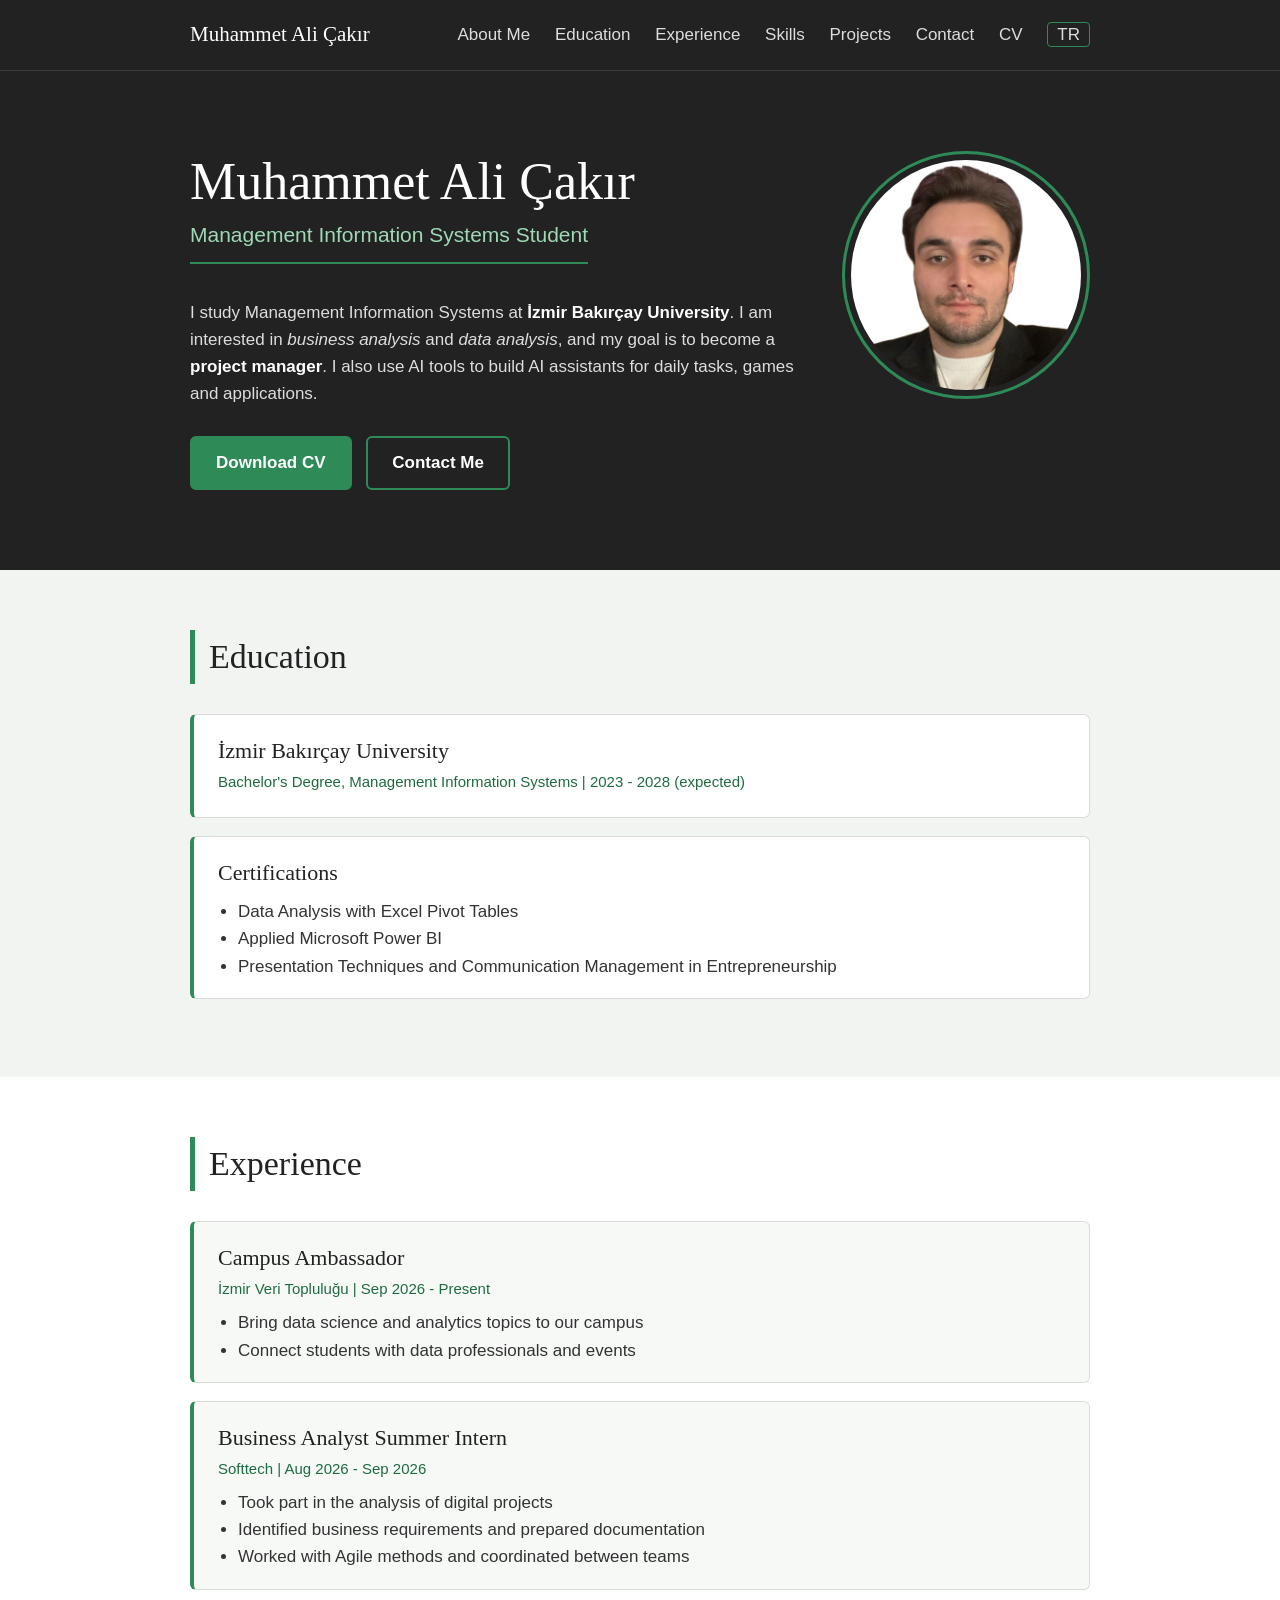
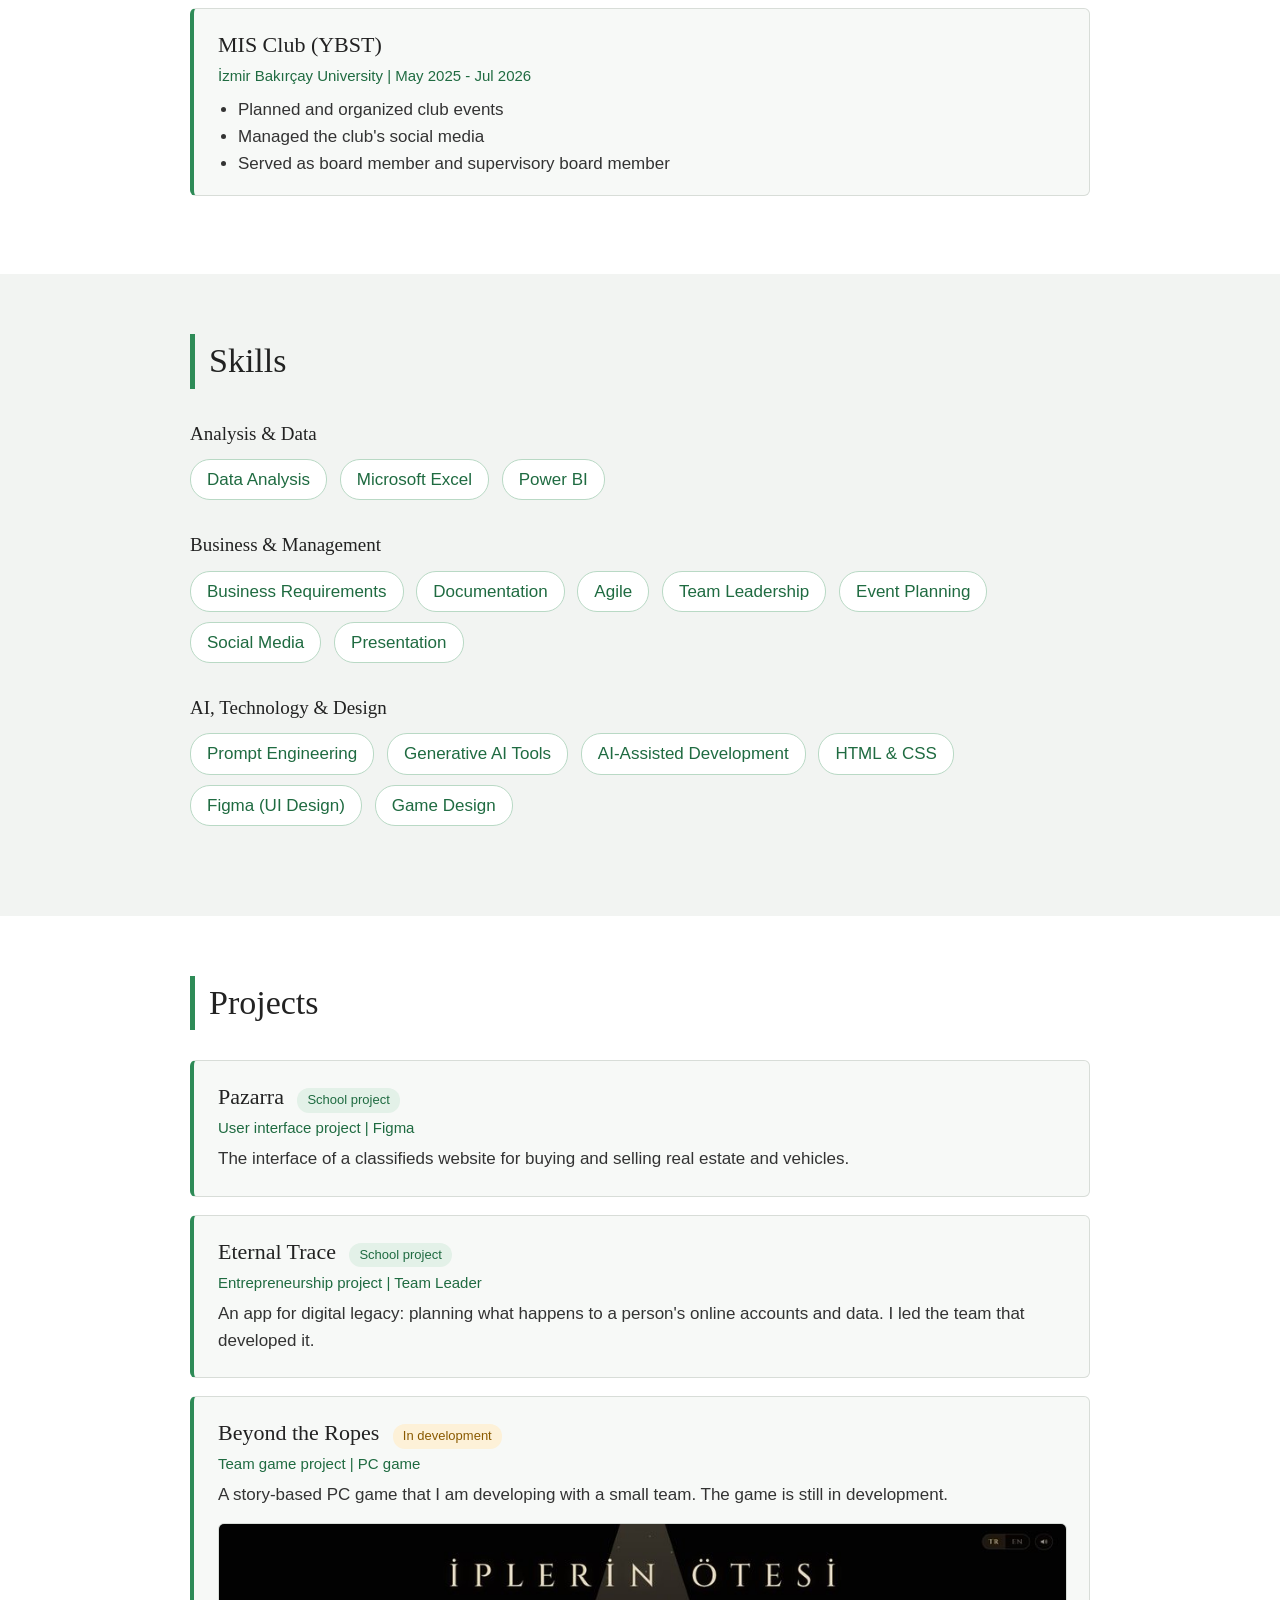
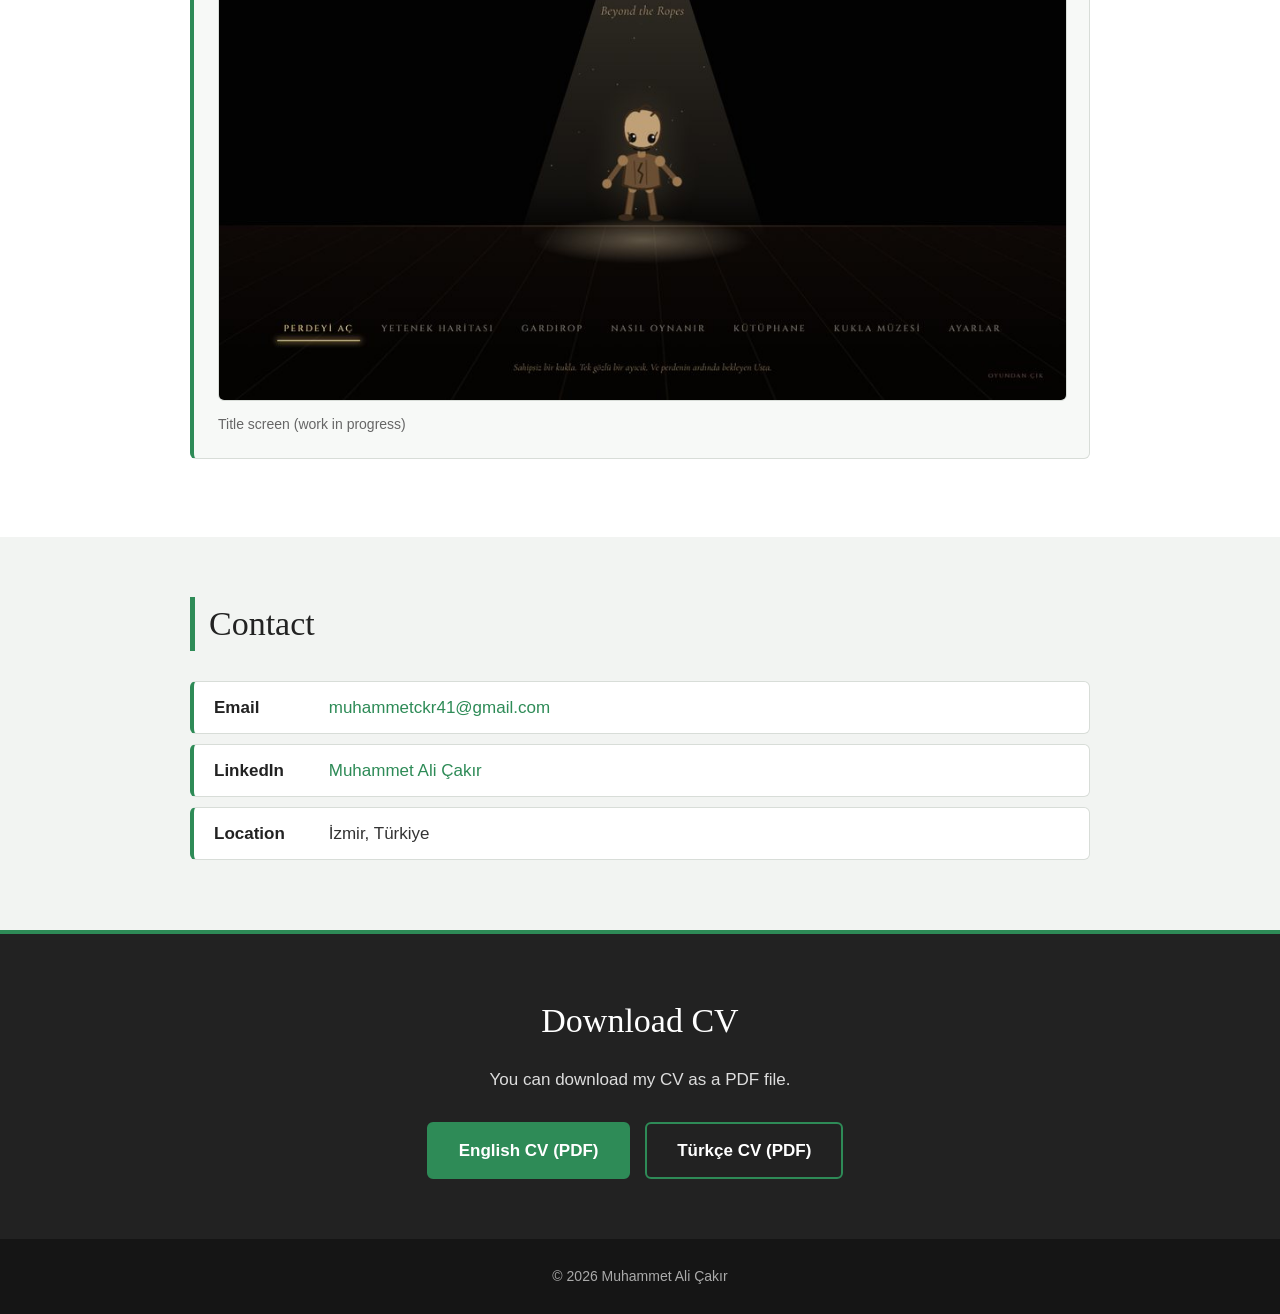
<file: index.html>
<!DOCTYPE html>
<html lang="en">
<head>
  <meta charset="UTF-8">
  <meta name="viewport" content="width=device-width, initial-scale=1.0">
  <title>Muhammet Ali Çakır | Personal Website</title>

  <!-- Link to the external CSS file -->
  <link rel="stylesheet" href="styles.css">
</head>
<body>

  <!-- ===== HEADER: name and menu ===== -->
  <header>
    <div class="container">
      <p class="logo">Muhammet Ali Çakır</p>

      <nav>
        <a href="#about">About Me</a>
        <a href="#education">Education</a>
        <a href="#experience">Experience</a>
        <a href="#skills">Skills</a>
        <a href="#projects">Projects</a>
        <a href="#contact">Contact</a>
        <a href="#cv">CV</a>
        <!-- Link to the Turkish version of this page -->
        <a href="tr.html" class="lang">TR</a>
      </nav>

      <div class="clear"></div>
    </div>
  </header>


  <!-- ===== ABOUT ME ===== -->
  <section id="about">
    <div class="container">
      <img src="images/profile.jpg" alt="Photo of Muhammet Ali Çakır" class="photo">

      <h1>Muhammet Ali Çakır</h1>
      <p class="role">Management Information Systems Student</p>
      <p>I study Management Information Systems at <strong>İzmir Bakırçay University</strong>.
        I am interested in <em>business analysis</em> and <em>data analysis</em>,
        and my goal is to become a <strong>project manager</strong>.
        I also use AI tools to build AI assistants for daily tasks, games and applications.</p>

      <a href="#cv" class="button">Download CV</a>
      <a href="#contact" class="button button-outline">Contact Me</a>

      <div class="clear"></div>
    </div>
  </section>


  <!-- ===== EDUCATION ===== -->
  <section id="education" class="light">
    <div class="container">
      <h2>Education</h2>

      <div class="item">
        <h3>İzmir Bakırçay University</h3>
        <p class="meta">Bachelor's Degree, Management Information Systems | 2023 - 2028 (expected)</p>
      </div>

      <div class="item">
        <h3>Certifications</h3>
        <ul>
          <li>Data Analysis with Excel Pivot Tables</li>
          <li>Applied Microsoft Power BI</li>
          <li>Presentation Techniques and Communication Management in Entrepreneurship</li>
        </ul>
      </div>
    </div>
  </section>


  <!-- ===== EXPERIENCE ===== -->
  <section id="experience">
    <div class="container">
      <h2>Experience</h2>

      <div class="item">
        <h3>Campus Ambassador</h3>
        <p class="meta">İzmir Veri Topluluğu | Sep 2026 - Present</p>
        <ul>
          <li>Bring data science and analytics topics to our campus</li>
          <li>Connect students with data professionals and events</li>
        </ul>
      </div>

      <div class="item">
        <h3>Business Analyst Summer Intern</h3>
        <p class="meta">Softtech | Aug 2026 - Sep 2026</p>
        <ul>
          <li>Took part in the analysis of digital projects</li>
          <li>Identified business requirements and prepared documentation</li>
          <li>Worked with Agile methods and coordinated between teams</li>
        </ul>
      </div>

      <div class="item">
        <h3>MIS Club (YBST)</h3>
        <p class="meta">İzmir Bakırçay University | May 2025 - Jul 2026</p>
        <ul>
          <li>Planned and organized club events</li>
          <li>Managed the club's social media</li>
          <li>Served as board member and supervisory board member</li>
        </ul>
      </div>
    </div>
  </section>


  <!-- ===== SKILLS ===== -->
  <section id="skills" class="light">
    <div class="container">
      <h2>Skills</h2>

      <div class="skill-group">
        <h3>Analysis &amp; Data</h3>
        <ul class="tags">
          <li>Data Analysis</li>
          <li>Microsoft Excel</li>
          <li>Power BI</li>
        </ul>
      </div>

      <div class="skill-group">
        <h3>Business &amp; Management</h3>
        <ul class="tags">
          <li>Business Requirements</li>
          <li>Documentation</li>
          <li>Agile</li>
          <li>Team Leadership</li>
          <li>Event Planning</li>
          <li>Social Media</li>
          <li>Presentation</li>
        </ul>
      </div>

      <div class="skill-group">
        <h3>AI, Technology &amp; Design</h3>
        <ul class="tags">
          <li>Prompt Engineering</li>
          <li>Generative AI Tools</li>
          <li>AI-Assisted Development</li>
          <li>HTML &amp; CSS</li>
          <li>Figma (UI Design)</li>
          <li>Game Design</li>
        </ul>
      </div>
    </div>
  </section>


  <!-- ===== PROJECTS ===== -->
  <section id="projects">
    <div class="container">
      <h2>Projects</h2>

      <div class="item">
        <h3>Pazarra <span class="badge">School project</span></h3>
        <p class="meta">User interface project | Figma</p>
        <p>The interface of a classifieds website for buying and selling real estate and vehicles.</p>
      </div>

      <div class="item">
        <h3>Eternal Trace <span class="badge">School project</span></h3>
        <p class="meta">Entrepreneurship project | Team Leader</p>
        <p>An app for digital legacy: planning what happens to a person's online accounts and data. I led the team that developed it.</p>
      </div>

      <div class="item">
        <h3>Beyond the Ropes <span class="badge badge-dev">In development</span></h3>
        <p class="meta">Team game project | PC game</p>
        <p>A story-based PC game that I am developing with a small team. The game is still in development.</p>

        <!-- Screenshot from the game -->
        <figure class="game-shot">
          <img src="images/beyond-the-ropes.jpg" alt="Title screen of the game Beyond the Ropes">
          <figcaption>Title screen (work in progress)</figcaption>
        </figure>
      </div>
    </div>
  </section>


  <!-- ===== CONTACT ===== -->
  <section id="contact" class="light">
    <div class="container">
      <h2>Contact</h2>

      <ul class="contact-list">
        <li><b>Email</b> <a href="mailto:muhammetckr41@gmail.com">muhammetckr41@gmail.com</a></li>
        <li><b>LinkedIn</b> <a href="https://www.linkedin.com/in/muhammet-ali-%C3%A7ak%C4%B1r-720489365" target="_blank">Muhammet Ali Çakır</a></li>
        <li><b>Location</b> İzmir, Türkiye</li>
      </ul>
    </div>
  </section>


  <!-- ===== DOWNLOAD CV ===== -->
  <section id="cv">
    <div class="container">
      <h2>Download CV</h2>
      <p>You can download my CV as a PDF file.</p>

      <!-- "download" makes the browser download the file -->
      <a href="muhammet-ali-cakir-cv-en.pdf" download class="button">English CV (PDF)</a>
      <a href="muhammet-ali-cakir-cv-tr.pdf" download class="button button-outline">Türkçe CV (PDF)</a>
    </div>
  </section>


  <!-- ===== FOOTER ===== -->
  <footer>
    <p>&copy; 2026 Muhammet Ali Çakır</p>
  </footer>

</body>
</html>
</file>
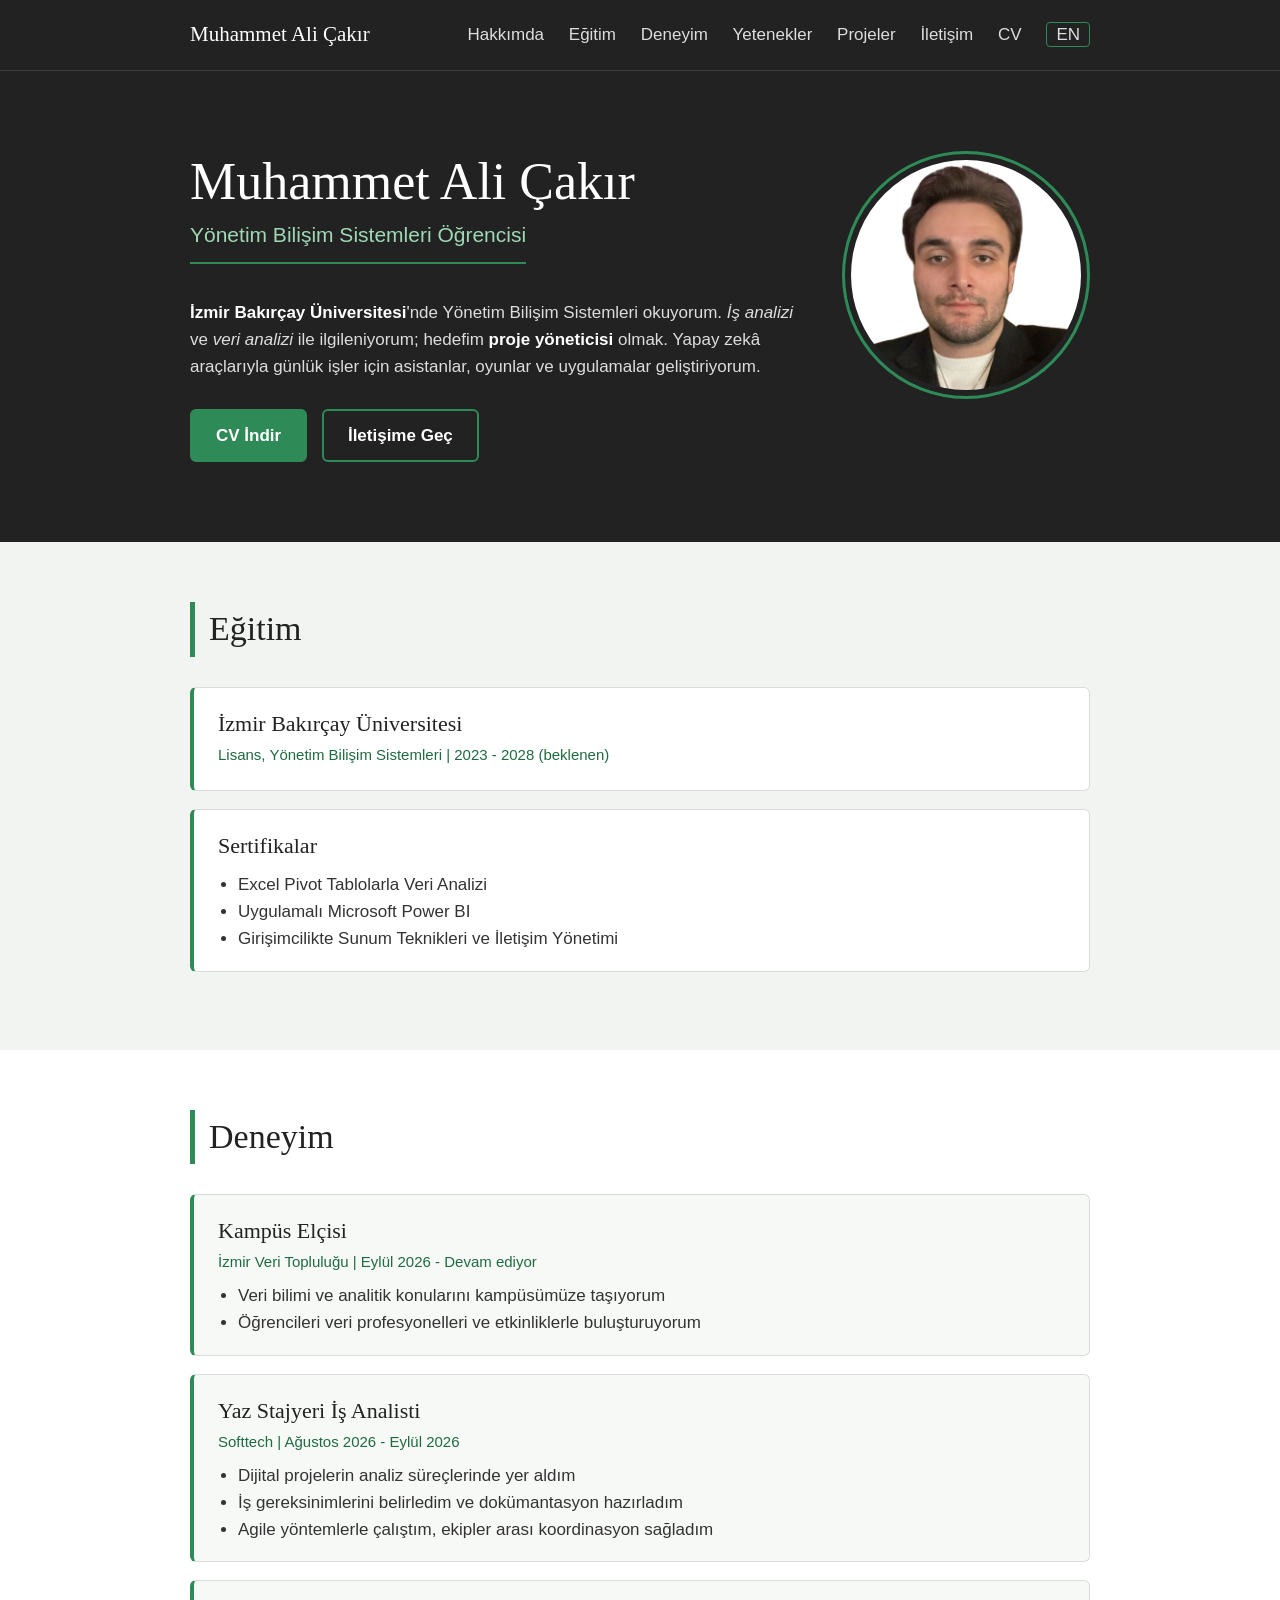
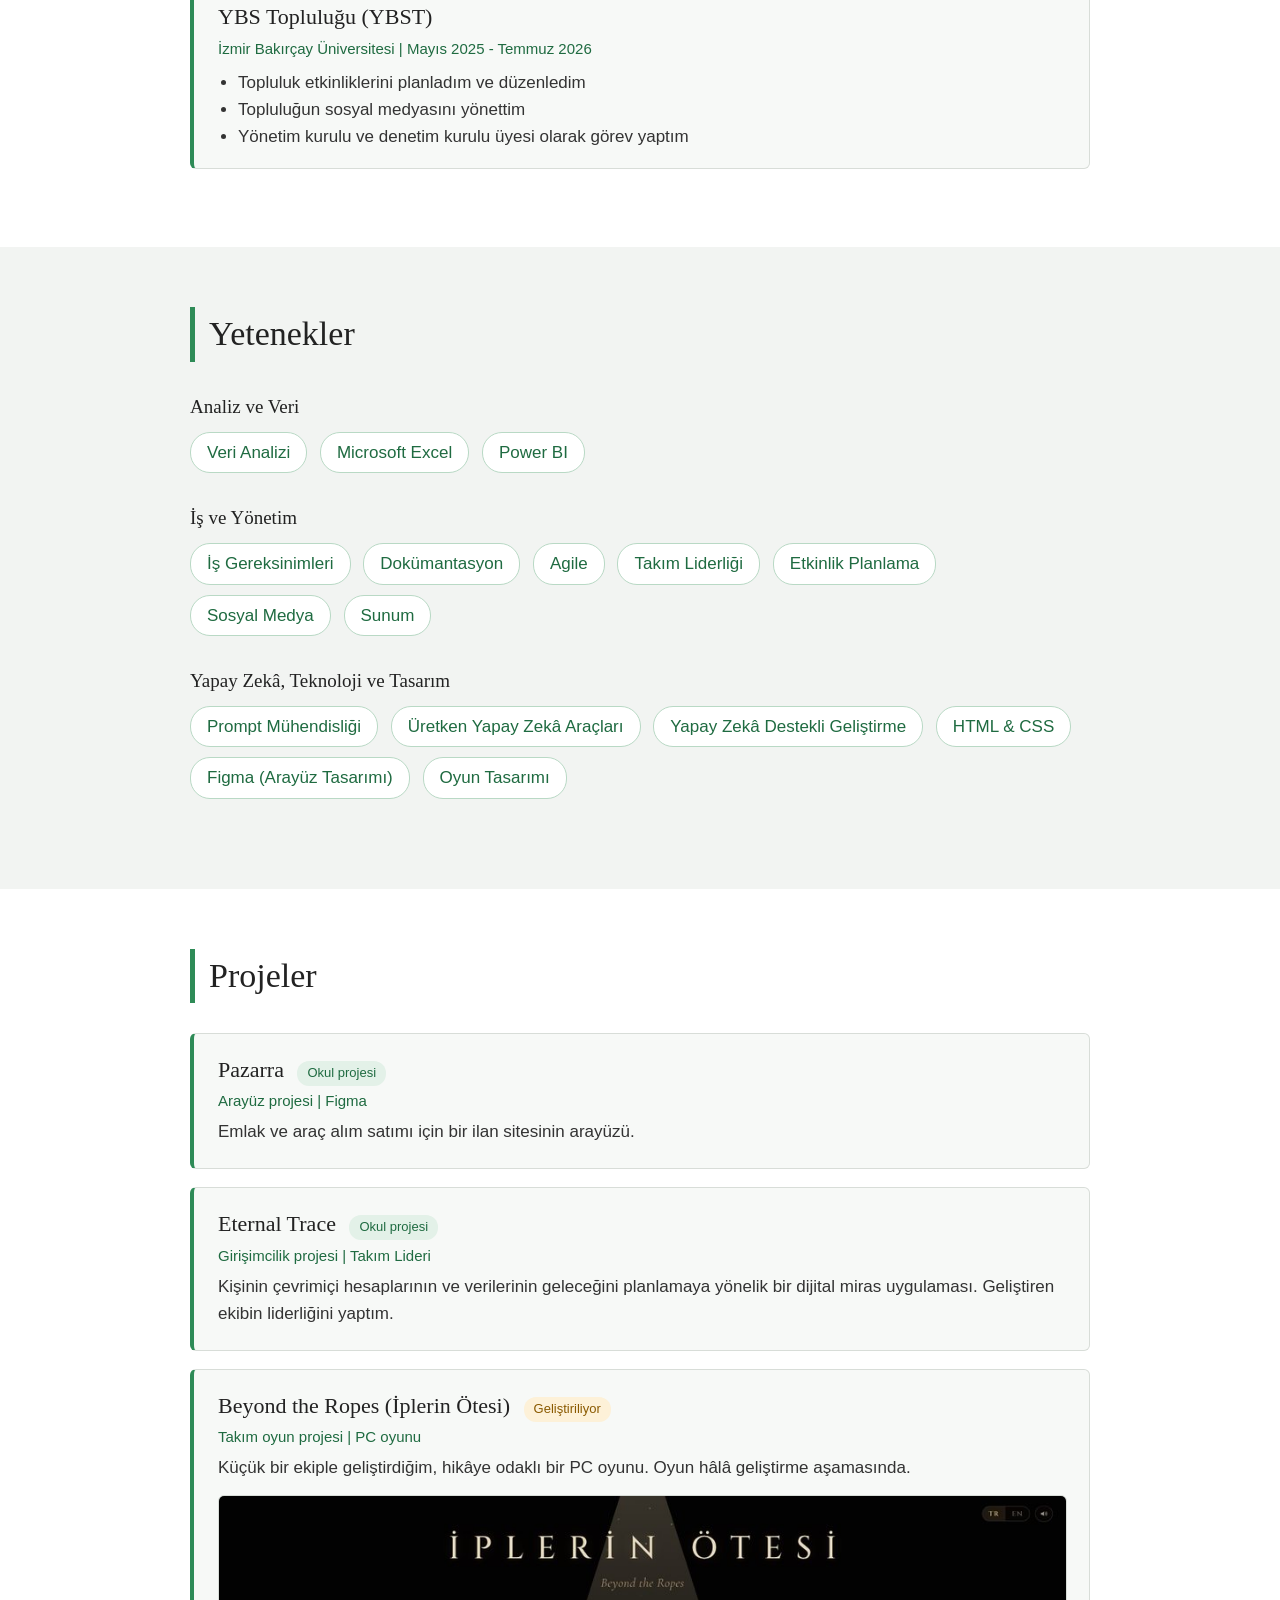
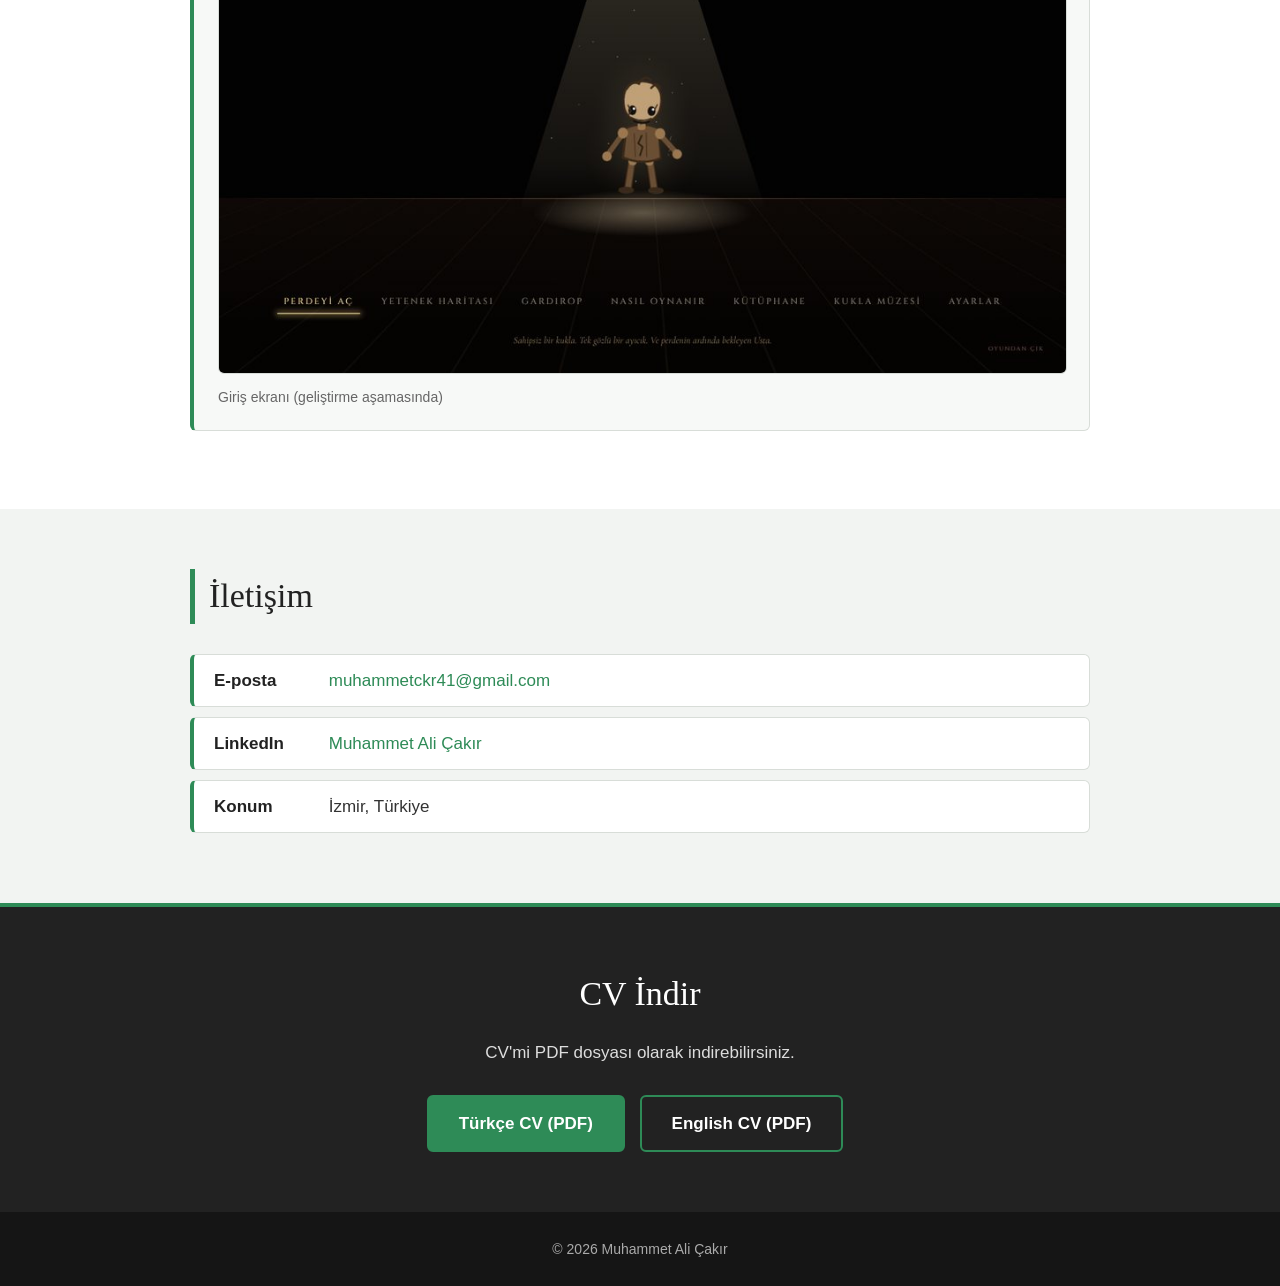
<file: tr.html>
<!DOCTYPE html>
<html lang="tr">
<head>
  <meta charset="UTF-8">
  <meta name="viewport" content="width=device-width, initial-scale=1.0">
  <title>Muhammet Ali Çakır | Kişisel Web Sitesi</title>

  <!-- Same CSS file as the English page -->
  <link rel="stylesheet" href="styles.css">
</head>
<body>

  <!-- ===== HEADER: name and menu ===== -->
  <header>
    <div class="container">
      <p class="logo">Muhammet Ali Çakır</p>

      <nav>
        <a href="#about">Hakkımda</a>
        <a href="#education">Eğitim</a>
        <a href="#experience">Deneyim</a>
        <a href="#skills">Yetenekler</a>
        <a href="#projects">Projeler</a>
        <a href="#contact">İletişim</a>
        <a href="#cv">CV</a>
        <!-- Link to the English version of this page -->
        <a href="index.html" class="lang">EN</a>
      </nav>

      <div class="clear"></div>
    </div>
  </header>


  <!-- ===== ABOUT ME ===== -->
  <section id="about">
    <div class="container">
      <img src="images/profile.jpg" alt="Muhammet Ali Çakır'ın fotoğrafı" class="photo">

      <h1>Muhammet Ali Çakır</h1>
      <p class="role">Yönetim Bilişim Sistemleri Öğrencisi</p>
      <p><strong>İzmir Bakırçay Üniversitesi</strong>'nde Yönetim Bilişim Sistemleri okuyorum.
        <em>İş analizi</em> ve <em>veri analizi</em> ile ilgileniyorum; hedefim
        <strong>proje yöneticisi</strong> olmak.
        Yapay zekâ araçlarıyla günlük işler için asistanlar, oyunlar ve uygulamalar geliştiriyorum.</p>

      <a href="#cv" class="button">CV İndir</a>
      <a href="#contact" class="button button-outline">İletişime Geç</a>

      <div class="clear"></div>
    </div>
  </section>


  <!-- ===== EDUCATION ===== -->
  <section id="education" class="light">
    <div class="container">
      <h2>Eğitim</h2>

      <div class="item">
        <h3>İzmir Bakırçay Üniversitesi</h3>
        <p class="meta">Lisans, Yönetim Bilişim Sistemleri | 2023 - 2028 (beklenen)</p>
      </div>

      <div class="item">
        <h3>Sertifikalar</h3>
        <ul>
          <li>Excel Pivot Tablolarla Veri Analizi</li>
          <li>Uygulamalı Microsoft Power BI</li>
          <li>Girişimcilikte Sunum Teknikleri ve İletişim Yönetimi</li>
        </ul>
      </div>
    </div>
  </section>


  <!-- ===== EXPERIENCE ===== -->
  <section id="experience">
    <div class="container">
      <h2>Deneyim</h2>

      <div class="item">
        <h3>Kampüs Elçisi</h3>
        <p class="meta">İzmir Veri Topluluğu | Eylül 2026 - Devam ediyor</p>
        <ul>
          <li>Veri bilimi ve analitik konularını kampüsümüze taşıyorum</li>
          <li>Öğrencileri veri profesyonelleri ve etkinliklerle buluşturuyorum</li>
        </ul>
      </div>

      <div class="item">
        <h3>Yaz Stajyeri İş Analisti</h3>
        <p class="meta">Softtech | Ağustos 2026 - Eylül 2026</p>
        <ul>
          <li>Dijital projelerin analiz süreçlerinde yer aldım</li>
          <li>İş gereksinimlerini belirledim ve dokümantasyon hazırladım</li>
          <li>Agile yöntemlerle çalıştım, ekipler arası koordinasyon sağladım</li>
        </ul>
      </div>

      <div class="item">
        <h3>YBS Topluluğu (YBST)</h3>
        <p class="meta">İzmir Bakırçay Üniversitesi | Mayıs 2025 - Temmuz 2026</p>
        <ul>
          <li>Topluluk etkinliklerini planladım ve düzenledim</li>
          <li>Topluluğun sosyal medyasını yönettim</li>
          <li>Yönetim kurulu ve denetim kurulu üyesi olarak görev yaptım</li>
        </ul>
      </div>
    </div>
  </section>


  <!-- ===== SKILLS ===== -->
  <section id="skills" class="light">
    <div class="container">
      <h2>Yetenekler</h2>

      <div class="skill-group">
        <h3>Analiz ve Veri</h3>
        <ul class="tags">
          <li>Veri Analizi</li>
          <li>Microsoft Excel</li>
          <li>Power BI</li>
        </ul>
      </div>

      <div class="skill-group">
        <h3>İş ve Yönetim</h3>
        <ul class="tags">
          <li>İş Gereksinimleri</li>
          <li>Dokümantasyon</li>
          <li>Agile</li>
          <li>Takım Liderliği</li>
          <li>Etkinlik Planlama</li>
          <li>Sosyal Medya</li>
          <li>Sunum</li>
        </ul>
      </div>

      <div class="skill-group">
        <h3>Yapay Zekâ, Teknoloji ve Tasarım</h3>
        <ul class="tags">
          <li>Prompt Mühendisliği</li>
          <li>Üretken Yapay Zekâ Araçları</li>
          <li>Yapay Zekâ Destekli Geliştirme</li>
          <li>HTML &amp; CSS</li>
          <li>Figma (Arayüz Tasarımı)</li>
          <li>Oyun Tasarımı</li>
        </ul>
      </div>
    </div>
  </section>


  <!-- ===== PROJECTS ===== -->
  <section id="projects">
    <div class="container">
      <h2>Projeler</h2>

      <div class="item">
        <h3>Pazarra <span class="badge">Okul projesi</span></h3>
        <p class="meta">Arayüz projesi | Figma</p>
        <p>Emlak ve araç alım satımı için bir ilan sitesinin arayüzü.</p>
      </div>

      <div class="item">
        <h3>Eternal Trace <span class="badge">Okul projesi</span></h3>
        <p class="meta">Girişimcilik projesi | Takım Lideri</p>
        <p>Kişinin çevrimiçi hesaplarının ve verilerinin geleceğini planlamaya yönelik bir dijital miras uygulaması. Geliştiren ekibin liderliğini yaptım.</p>
      </div>

      <div class="item">
        <h3>Beyond the Ropes (İplerin Ötesi) <span class="badge badge-dev">Geliştiriliyor</span></h3>
        <p class="meta">Takım oyun projesi | PC oyunu</p>
        <p>Küçük bir ekiple geliştirdiğim, hikâye odaklı bir PC oyunu. Oyun hâlâ geliştirme aşamasında.</p>

        <!-- Screenshot from the game -->
        <figure class="game-shot">
          <img src="images/beyond-the-ropes.jpg" alt="Beyond the Ropes oyununun giriş ekranı">
          <figcaption>Giriş ekranı (geliştirme aşamasında)</figcaption>
        </figure>
      </div>
    </div>
  </section>


  <!-- ===== CONTACT ===== -->
  <section id="contact" class="light">
    <div class="container">
      <h2>İletişim</h2>

      <ul class="contact-list">
        <li><b>E-posta</b> <a href="mailto:muhammetckr41@gmail.com">muhammetckr41@gmail.com</a></li>
        <li><b>LinkedIn</b> <a href="https://www.linkedin.com/in/muhammet-ali-%C3%A7ak%C4%B1r-720489365" target="_blank">Muhammet Ali Çakır</a></li>
        <li><b>Konum</b> İzmir, Türkiye</li>
      </ul>
    </div>
  </section>


  <!-- ===== DOWNLOAD CV ===== -->
  <section id="cv">
    <div class="container">
      <h2>CV İndir</h2>
      <p>CV'mi PDF dosyası olarak indirebilirsiniz.</p>

      <!-- "download" makes the browser download the file -->
      <a href="muhammet-ali-cakir-cv-tr.pdf" download class="button">Türkçe CV (PDF)</a>
      <a href="muhammet-ali-cakir-cv-en.pdf" download class="button button-outline">English CV (PDF)</a>
    </div>
  </section>


  <!-- ===== FOOTER ===== -->
  <footer>
    <p>&copy; 2026 Muhammet Ali Çakır</p>
  </footer>

</body>
</html>
</file>
<file: styles.css>
/* =============================================
   styles.css - Muhammet Ali Çakır
   Main colors:
     #222222  black
     #2e8b57  emerald green
     #f2f4f2  light gray
   ============================================= */


/* ---------- 1. Whole page ---------- */

body {
  margin: 0;
  font-family: "Segoe UI", Arial, sans-serif;
  font-size: 17px;
  line-height: 1.6;
  color: #333333;
}

h1, h2, h3 {
  font-family: Georgia, "Times New Roman", serif;
  font-weight: normal;
  color: #222222;
}

a {
  color: #2e8b57;
}

/* Keeps the content in the middle of the page */
.container {
  max-width: 900px;
  margin: 0 auto;
  padding: 0 20px;
}

/* Space above and below every section */
section {
  padding: 60px 0;
}

/* Light gray background (every second section) */
.light {
  background-color: #f2f4f2;
}

/* Section titles with a green line on the left */
h2 {
  font-size: 34px;
  margin: 0 0 30px 0;
  padding-left: 14px;
  border-left: 5px solid #2e8b57;
}

/* Ends the float, so the next content starts on a new line */
.clear {
  clear: both;
}


/* ---------- 2. Header ---------- */

header {
  background-color: #222222;
  border-bottom: 1px solid #3a3a3a;
  padding: 18px 0;
}

/* Name on the left */
.logo {
  float: left;
  margin: 0;
  color: #ffffff;
  font-family: Georgia, "Times New Roman", serif;
  font-size: 21px;
}

/* Menu on the right */
nav {
  float: right;
  padding-top: 3px;
}

/* Each menu link has an invisible line under it (same color as the header) */
nav a {
  color: #dddddd;
  text-decoration: none;
  margin-left: 20px;
  padding-bottom: 4px;
  border-bottom: 2px solid #222222;
}

/* On mouse over, the text and the line under it turn light green */
nav a:hover {
  color: #9fd8b5;
  border-bottom-color: #9fd8b5;
}

/* Language link (TR / EN) has a green border */
nav a.lang {
  border: 1px solid #2e8b57;
  border-radius: 4px;
  padding: 2px 9px;
}


/* ---------- 3. About Me (top of the page) ---------- */

/* #about selects the element with id="about" (an id is used only once on a page) */
#about {
  background-color: #222222;
  color: #dddddd;
  padding: 50px 0 80px 0;
}

/* Round photo on the right.
   padding + dark background make a gap between the photo and the green ring */
.photo {
  float: right;
  width: 30%;
  max-width: 230px;
  padding: 6px;
  background-color: #222222;
  border: 3px solid #2e8b57;
  border-radius: 50%;
  margin-left: 30px;
}

#about h1 {
  color: #ffffff;
  font-size: 52px;
  line-height: 1.2;
  margin: 30px 0 5px 0;
}

#about strong {
  color: #ffffff;
}

/* Job title with a short green line under it */
.role {
  display: inline-block;
  color: #9fd8b5;
  font-size: 21px;
  margin: 0 0 18px 0;
  padding-bottom: 10px;
  border-bottom: 2px solid #2e8b57;
}


/* ---------- 4. Buttons ---------- */

.button {
  display: inline-block;
  background-color: #2e8b57;
  color: #ffffff;
  font-weight: bold;
  text-decoration: none;
  transition: 0.2s;
  padding: 11px 24px;
  margin: 12px 10px 0 0;
  border: 2px solid #2e8b57;
  border-radius: 6px;
}

.button:hover {
  background-color: #1f6b41;
  border-color: #1f6b41;
}

/* Second button: dark inside, green border */
.button-outline {
  background-color: #222222;
}


/* ---------- 5. Entries (Education, Experience, Projects) ---------- */

/* Each entry is a box with a green line on the left.
   transition: changes on mouse over happen smoothly in 0.2 seconds */
.item {
  background-color: #f7f9f7;
  border: 1px solid #d8ddd8;
  border-left: 4px solid #2e8b57;
  border-radius: 6px;
  padding: 18px 24px;
  margin-bottom: 18px;
  transition: 0.2s;
}

/* Boxes inside gray sections are white, so they stand out */
.light .item {
  background-color: #ffffff;
}

/* On mouse over: the whole border turns green and a soft shadow appears
   (shadow: 0 to the side, 6px down, 16px blur, light green-gray color) */
.item:hover {
  border-color: #2e8b57;
  box-shadow: 0 6px 16px #dfe6e1;
}

.item h3 {
  font-size: 22px;
  margin: 0 0 2px 0;
}

.item p {
  margin: 0 0 5px 0;
}

/* Place and date under each title */
.meta {
  color: #1f6b41;
  font-size: 15px;
}

.item ul {
  margin: 8px 0 0 0;
  padding-left: 20px;
}

/* Small "School project" label next to a project name */
.badge {
  display: inline-block;
  background-color: #e3f1e8;
  color: #1f6b41;
  font-family: "Segoe UI", Arial, sans-serif;
  font-size: 13px;
  padding: 2px 10px;
  margin-left: 8px;
  border-radius: 12px;
}


/* "In development" label: yellow instead of green */
.badge-dev {
  background-color: #fdf1d8;
  color: #8a5a00;
}

/* Game screenshot inside the project box */
.game-shot {
  margin: 14px 0 4px 0;
}

.game-shot img {
  width: 100%;
  border: 1px solid #d8ddd8;
  border-radius: 6px;
}

.game-shot figcaption {
  color: #666666;
  font-size: 14px;
  margin-top: 4px;
}


/* ---------- 6. Skills ---------- */

/* Skills are in three groups, each with a small title */
.skill-group {
  margin-bottom: 20px;
}

.skill-group h3 {
  font-size: 19px;
  margin: 0 0 10px 0;
}

.tags {
  list-style: none;
  margin: 0;
  padding: 0;
}

/* Each skill looks like a small label */
.tags li {
  display: inline-block;
  background-color: #ffffff;
  color: #1f6b41;
  border: 1px solid #b9d9c5;
  border-radius: 20px;
  padding: 6px 16px;
  margin: 0 8px 10px 0;
  transition: 0.2s;
}

/* When the mouse is on a skill, it turns green */
.tags li:hover {
  background-color: #2e8b57;
  color: #ffffff;
}


/* ---------- 7. Contact ---------- */

.contact-list {
  list-style: none;
  margin: 0;
  padding: 0;
}

/* Each contact line is a small white box, like the entries above */
.contact-list li {
  background-color: #ffffff;
  border: 1px solid #d8ddd8;
  border-left: 4px solid #2e8b57;
  border-radius: 6px;
  padding: 12px 20px;
  margin-bottom: 10px;
}

.contact-list a {
  text-decoration: none;
}

/* Same width for Email, LinkedIn and Location */
.contact-list b {
  display: inline-block;
  width: 110px;
  color: #222222;
}


/* ---------- 8. Download CV ---------- */

/* #cv selects the Download CV section by its id */
#cv {
  background-color: #222222;
  border-top: 4px solid #2e8b57;
  color: #dddddd;
  text-align: center;
}

/* Bigger buttons in the CV section */
#cv .button {
  padding: 13px 30px;
}

#cv h2 {
  color: #ffffff;
  border-left: none;
  padding-left: 0;
  margin-bottom: 10px;
}


/* ---------- 9. Footer ---------- */

footer {
  background-color: #151515;
  color: #aaaaaa;
  text-align: center;
  font-size: 14px;
  padding: 12px 0;
}
</file>
